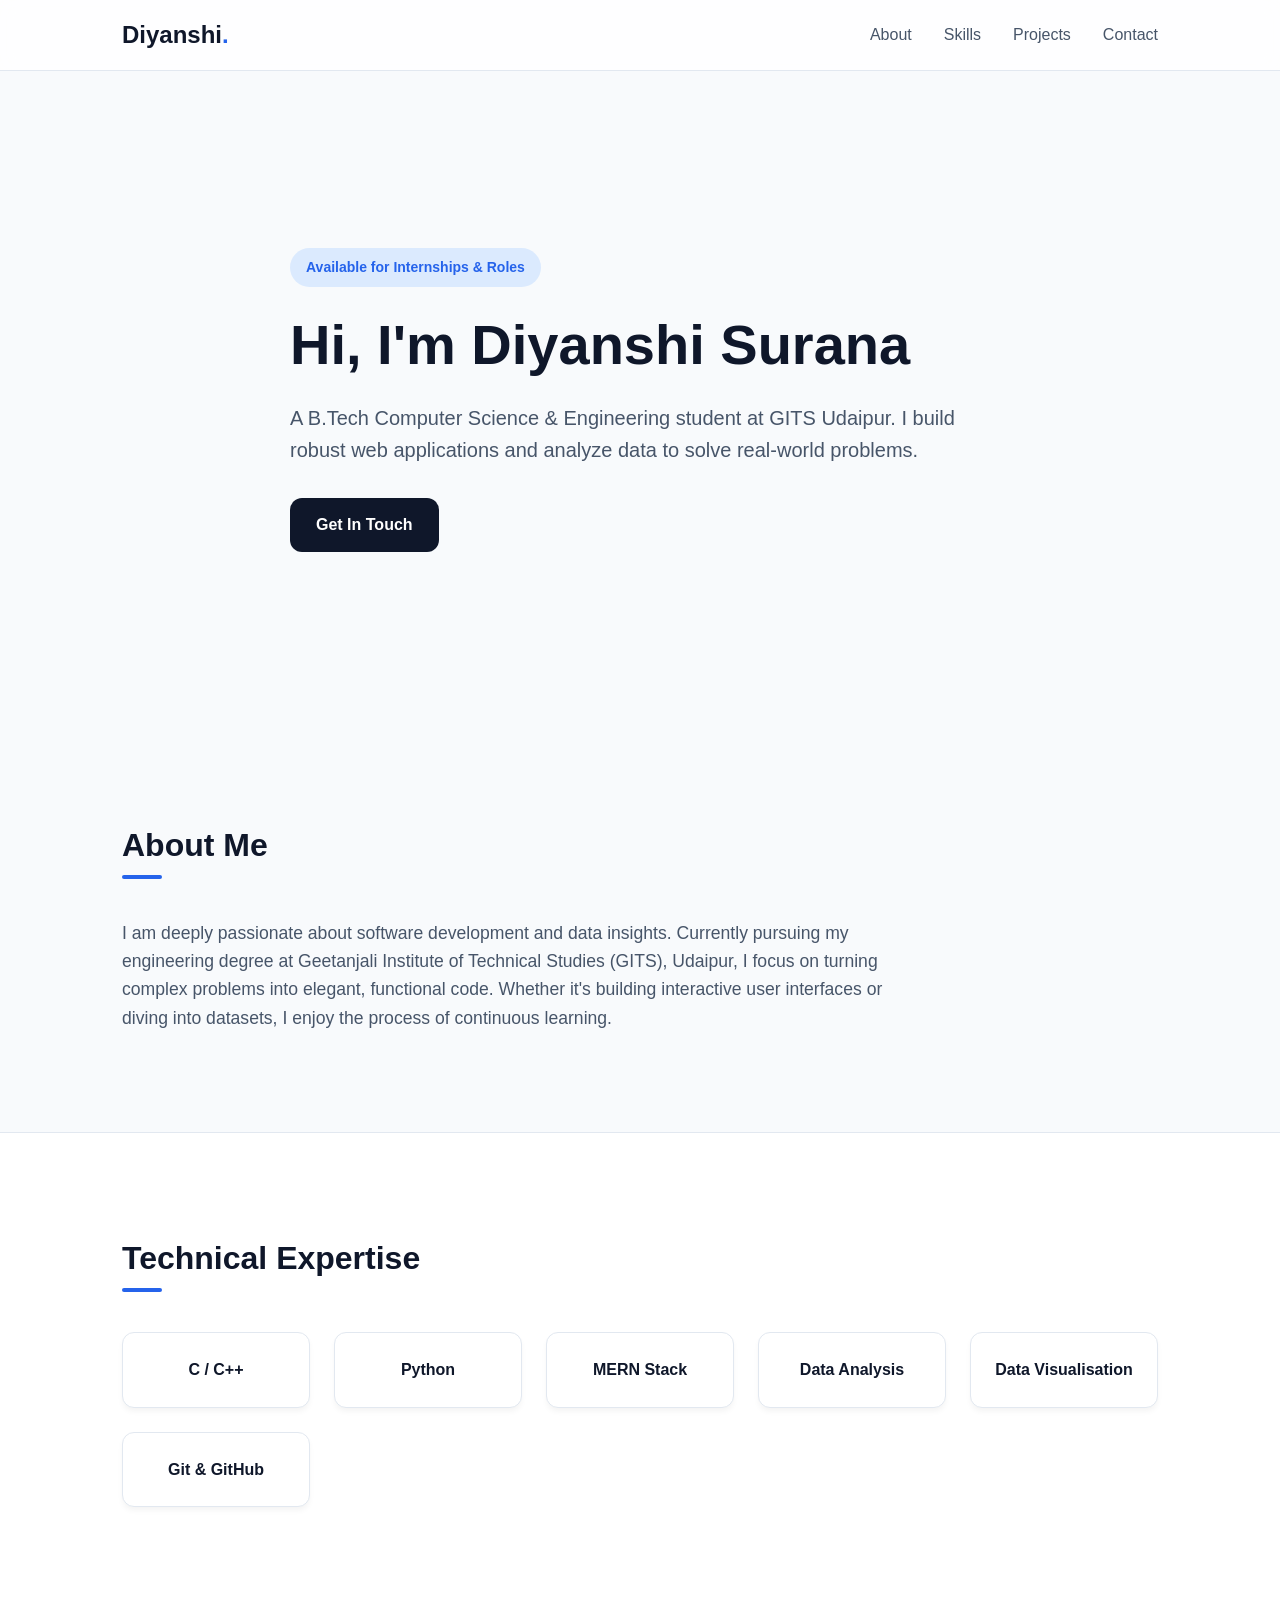
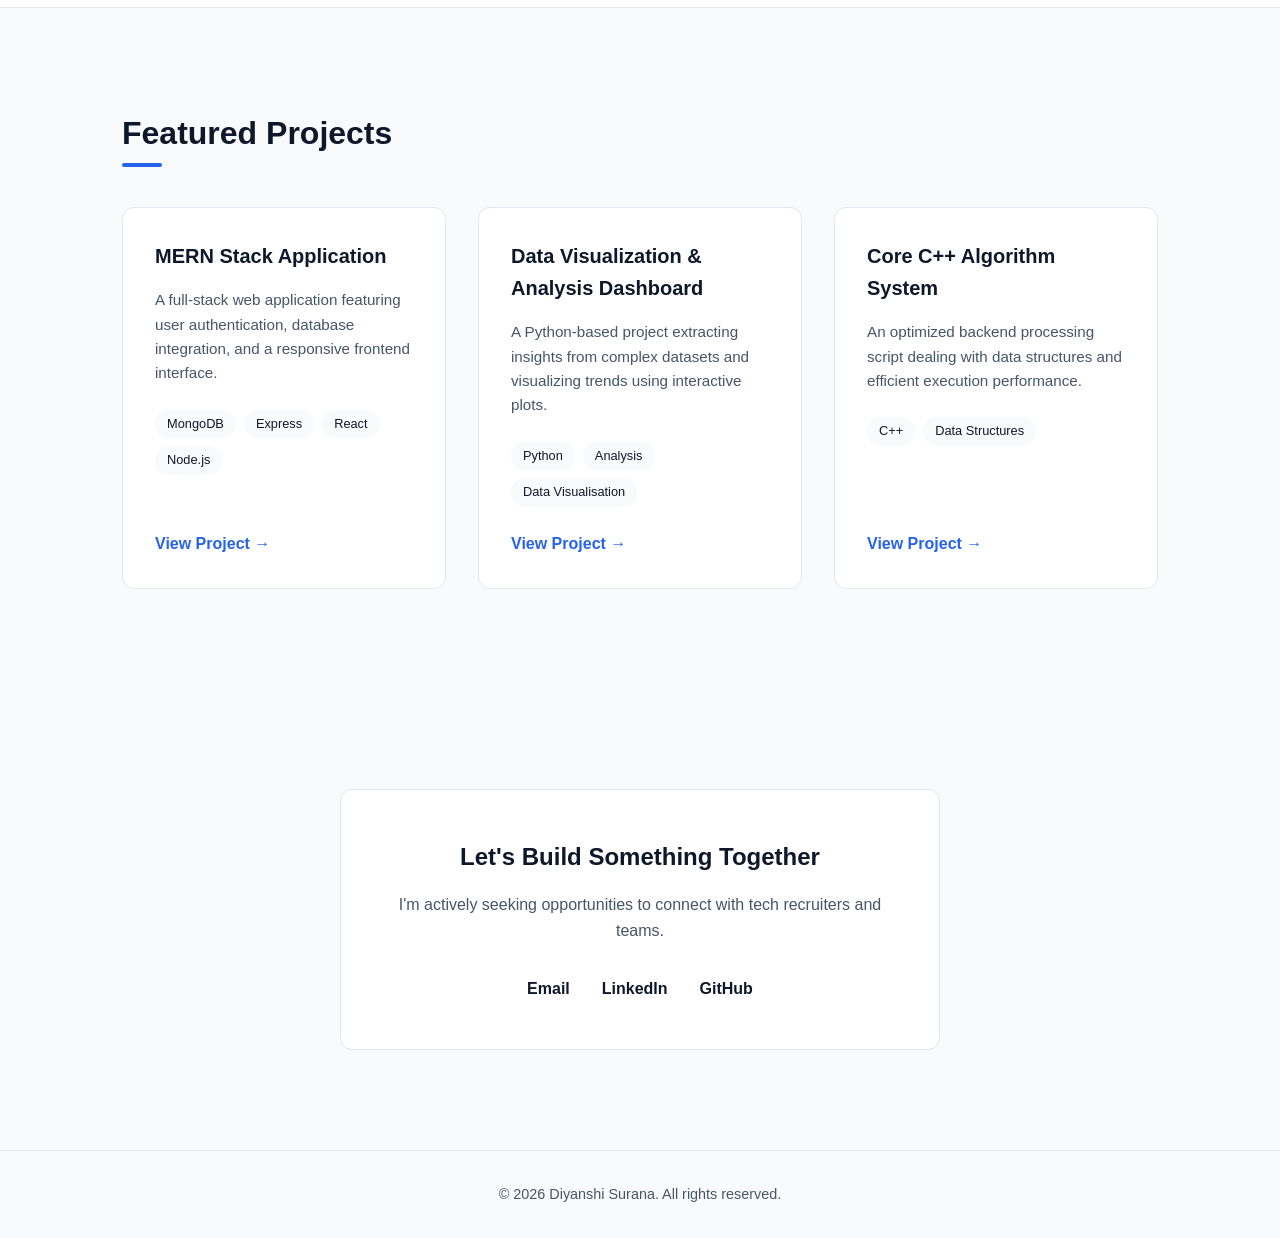
<file: portfolio.html>
<!DOCTYPE html>
<html lang="en">
<head>
    <meta charset="UTF-8">
    <meta name="viewport" content="width=device-width, initial-scale=1.0">
    <title>Diyanshi Surana | Portfolio</title>
    <style>
        /* --- CSS VARIABLES & THEME --- */
        :root {
            --bg-primary: #f8fafc;
            --bg-secondary: #ffffff;
            --text-main: #0f172a;
            --text-muted: #475569;
            --accent: #2563eb;
            --accent-light: #dbeafe;
            --border: #e2e8f0;
            --radius: 12px;
            --transition: all 0.3s ease;
        }

        /* --- RESET & BASE STYLES --- */
        * {
            margin: 0;
            padding: 0;
            box-sizing: border-box;
            font-family: 'Segoe UI', Tahoma, Geneva, Verdana, sans-serif;
        }

        html {
            scroll-behavior: smooth;
        }

        body {
            background-color: var(--bg-primary);
            color: var(--text-main);
            line-height: 1.6;
        }

        .container {
            max-width: 1100px;
            margin: 0 auto;
            padding: 0 2rem;
        }

        /* --- HEADER & NAV --- */
        header {
            position: fixed;
            top: 0;
            left: 0;
            width: 100%;
            background: rgba(255, 255, 255, 0.8);
            backdrop-filter: blur(10px);
            border-bottom: 1px solid var(--border);
            z-index: 1000;
        }

        nav {
            display: flex;
            justify-content: space-between;
            align-items: center;
            height: 70px;
        }

        .logo {
            font-size: 1.5rem;
            font-weight: 700;
            color: var(--text-main);
        }

        .logo span {
            color: var(--accent);
        }

        .nav-links {
            display: flex;
            list-style: none;
            gap: 2rem;
        }

        .nav-links a {
            text-decoration: none;
            color: var(--text-muted);
            font-weight: 500;
            transition: var(--transition);
        }

        .nav-links a:hover {
            color: var(--accent);
        }

        /* --- HERO SECTION --- */
        #hero {
            padding: 180px 0 100px 0;
            display: flex;
            align-items: center;
            min-height: 80vh;
        }

        .hero-content {
            max-width: 700px;
            animation: fadeInUp 1s ease forwards;
        }

        .hero-tag {
            background: var(--accent-light);
            color: var(--accent);
            padding: 0.5rem 1rem;
            border-radius: 50px;
            font-size: 0.875rem;
            font-weight: 600;
            display: inline-block;
            margin-bottom: 1.5rem;
        }

        h1 {
            font-size: 3.5rem;
            line-height: 1.2;
            margin-bottom: 1.5rem;
        }

        .hero-p {
            font-size: 1.25rem;
            color: var(--text-muted);
            margin-bottom: 2rem;
        }

        .btn {
            display: inline-block;
            background: var(--text-main);
            color: var(--bg-secondary);
            padding: 0.75rem 1.5rem;
            border-radius: var(--radius);
            text-decoration: none;
            font-weight: 600;
            transition: var(--transition);
            border: 2px solid transparent;
        }

        .btn:hover {
            background: transparent;
            color: var(--text-main);
            border-color: var(--text-main);
            transform: translateY(-3px);
        }

        /* --- SECTIONS GENERAL --- */
        section {
            padding: 100px 0;
        }

        .section-title {
            font-size: 2rem;
            margin-bottom: 3rem;
            position: relative;
            display: inline-block;
        }

        .section-title::after {
            content: '';
            position: absolute;
            bottom: -8px;
            left: 0;
            width: 40px;
            height: 4px;
            background: var(--accent);
            border-radius: 2px;
        }

        /* --- SKILLS --- */
        .skills-grid {
            display: grid;
            grid-template-columns: repeat(auto-fill, minmax(180px, 1fr));
            gap: 1.5rem;
        }

        .skill-card {
            background: var(--bg-secondary);
            border: 1px solid var(--border);
            padding: 1.5rem;
            border-radius: var(--radius);
            text-align: center;
            font-weight: 600;
            box-shadow: 0 4px 6px -1px rgba(0, 0, 0, 0.05);
            transition: var(--transition);
        }

        .skill-card:hover {
            transform: translateY(-5px);
            border-color: var(--accent);
            box-shadow: 0 10px 15px -3px rgba(37, 99, 235, 0.1);
        }

        /* --- PROJECTS --- */
        .projects-grid {
            display: grid;
            grid-template-columns: repeat(auto-fill, minmax(320px, 1fr));
            gap: 2rem;
        }

        .project-card {
            background: var(--bg-secondary);
            border: 1px solid var(--border);
            border-radius: var(--radius);
            padding: 2rem;
            display: flex;
            flex-direction: column;
            justify-content: space-between;
            transition: var(--transition);
        }

        .project-card:hover {
            transform: translateY(-5px);
            box-shadow: 0 10px 20px -5px rgba(0, 0, 0, 0.05);
        }

        .project-title {
            font-size: 1.25rem;
            margin-bottom: 1rem;
        }

        .project-desc {
            color: var(--text-muted);
            font-size: 0.95rem;
            margin-bottom: 1.5rem;
        }

        .project-tags {
            display: flex;
            flex-wrap: wrap;
            gap: 0.5rem;
            margin-bottom: 1.5rem;
        }

        .project-tags span {
            font-size: 0.8rem;
            background: var(--bg-primary);
            padding: 0.25rem 0.75rem;
            border-radius: 50px;
            font-weight: 500;
        }

        .project-link {
            text-decoration: none;
            color: var(--accent);
            font-weight: 600;
            display: inline-flex;
            align-items: center;
            gap: 0.5rem;
        }

        /* --- CONTACT --- */
        .contact-box {
            background: var(--bg-secondary);
            border: 1px solid var(--border);
            padding: 3rem;
            border-radius: var(--radius);
            text-align: center;
            max-width: 600px;
            margin: 0 auto;
        }

        .contact-links {
            display: flex;
            justify-content: center;
            gap: 2rem;
            margin-top: 2rem;
        }

        .contact-links a {
            color: var(--text-main);
            text-decoration: none;
            font-weight: 600;
            transition: var(--transition);
        }

        .contact-links a:hover {
            color: var(--accent);
        }

        /* --- FOOTER --- */
        footer {
            text-align: center;
            padding: 2rem 0;
            border-top: 1px solid var(--border);
            color: var(--text-muted);
            font-size: 0.9rem;
        }

        /* --- ANIMATIONS --- */
        @keyframes fadeInUp {
            from {
                opacity: 0;
                transform: translateY(30px);
            }
            to {
                opacity: 1;
                transform: translateY(0);
            }
        }

        /* --- RESPONSIVE DESIGN --- */
        @media (max-width: 768px) {
            h1 { font-size: 2.5rem; }
            .nav-links { display: none; } /* Keeps it simple without complex JS hamburger */
            #hero { padding: 140px 0 60px 0; }
        }
    </style>
</head>
<body>

    <header>
        <div class="container">
            <nav>
                <div class="logo">Diyanshi<span>.</span></div>
                <ul class="nav-links">
                    <li><a href="#about">About</a></li>
                    <li><a href="#skills">Skills</a></li>
                    <li><a href="#projects">Projects</a></li>
                    <li><a href="#contact">Contact</a></li>
                </ul>
            </nav>
        </div>
    </header>

    <section id="hero">
        <div class="container">
            <div class="hero-content">
                <span class="hero-tag">Available for Internships & Roles</span>
                <h1>Hi, I'm Diyanshi Surana</h1>
                <p class="hero-p">A B.Tech Computer Science & Engineering student at GITS Udaipur. I build robust web applications and analyze data to solve real-world problems.</p>
                <a href="#contact" class="btn">Get In Touch</a>
            </div>
        </div>
    </section>

    <section id="about">
        <div class="container">
            <h2 class="section-title">About Me</h2>
            <p style="color: var(--text-muted); max-width: 800px; font-size: 1.1rem;">
                I am deeply passionate about software development and data insights. Currently pursuing my engineering degree at Geetanjali Institute of Technical Studies (GITS), Udaipur, I focus on turning complex problems into elegant, functional code. Whether it's building interactive user interfaces or diving into datasets, I enjoy the process of continuous learning.
            </p>
        </div>
    </section>

    <section id="skills" style="background-color: var(--bg-secondary); border-top: 1px solid var(--border); border-bottom: 1px solid var(--border);">
        <div class="container">
            <h2 class="section-title">Technical Expertise</h2>
            <div class="skills-grid">
                <div class="skill-card">C / C++</div>
                <div class="skill-card">Python</div>
                <div class="skill-card">MERN Stack</div>
                <div class="skill-card">Data Analysis</div>
                <div class="skill-card">Data Visualisation</div>
                <div class="skill-card">Git & GitHub</div>
            </div>
        </div>
    </section>

    <section id="projects">
        <div class="container">
            <h2 class="section-title">Featured Projects</h2>
            <div class="projects-grid">
                
                <div class="project-card">
                    <div>
                        <h3 class="project-title">MERN Stack Application</h3>
                        <p class="project-desc">A full-stack web application featuring user authentication, database integration, and a responsive frontend interface.</p>
                        <div class="project-tags">
                            <span>MongoDB</span>
                            <span>Express</span>
                            <span>React</span>
                            <span>Node.js</span>
                        </div>
                    </div>
                    <a href="#" class="project-link">View Project &rarr;</a>
                </div>

                <div class="project-card">
                    <div>
                        <h3 class="project-title">Data Visualization & Analysis Dashboard</h3>
                        <p class="project-desc">A Python-based project extracting insights from complex datasets and visualizing trends using interactive plots.</p>
                        <div class="project-tags">
                            <span>Python</span>
                            <span>Analysis</span>
                            <span>Data Visualisation</span>
                        </div>
                    </div>
                    <a href="#" class="project-link">View Project &rarr;</a>
                </div>

                <div class="project-card">
                    <div>
                        <h3 class="project-title">Core C++ Algorithm System</h3>
                        <p class="project-desc">An optimized backend processing script dealing with data structures and efficient execution performance.</p>
                        <div class="project-tags">
                            <span>C++</span>
                            <span>Data Structures</span>
                        </div>
                    </div>
                    <a href="#" class="project-link">View Project &rarr;</a>
                </div>

            </div>
        </div>
    </section>

    <section id="contact">
        <div class="container">
            <div class="contact-box">
                <h2 style="margin-bottom: 1rem;">Let's Build Something Together</h2>
                <p style="color: var(--text-muted);">I'm actively seeking opportunities to connect with tech recruiters and teams.</p>
                <div class="contact-links">
                    <a href="mailto:your.email@example.com">Email</a>
                    <a href="https://linkedin.com/in/yourprofile" target="_blank">LinkedIn</a>
                    <a href="https://github.com/yourusername" target="_blank">GitHub</a>
                </div>
            </div>
        </div>
    </section>

    <footer>
        <div class="container">
            <p>&copy; 2026 Diyanshi Surana. All rights reserved.</p>
        </div>
    </footer>

</body>
</html>
</file>
